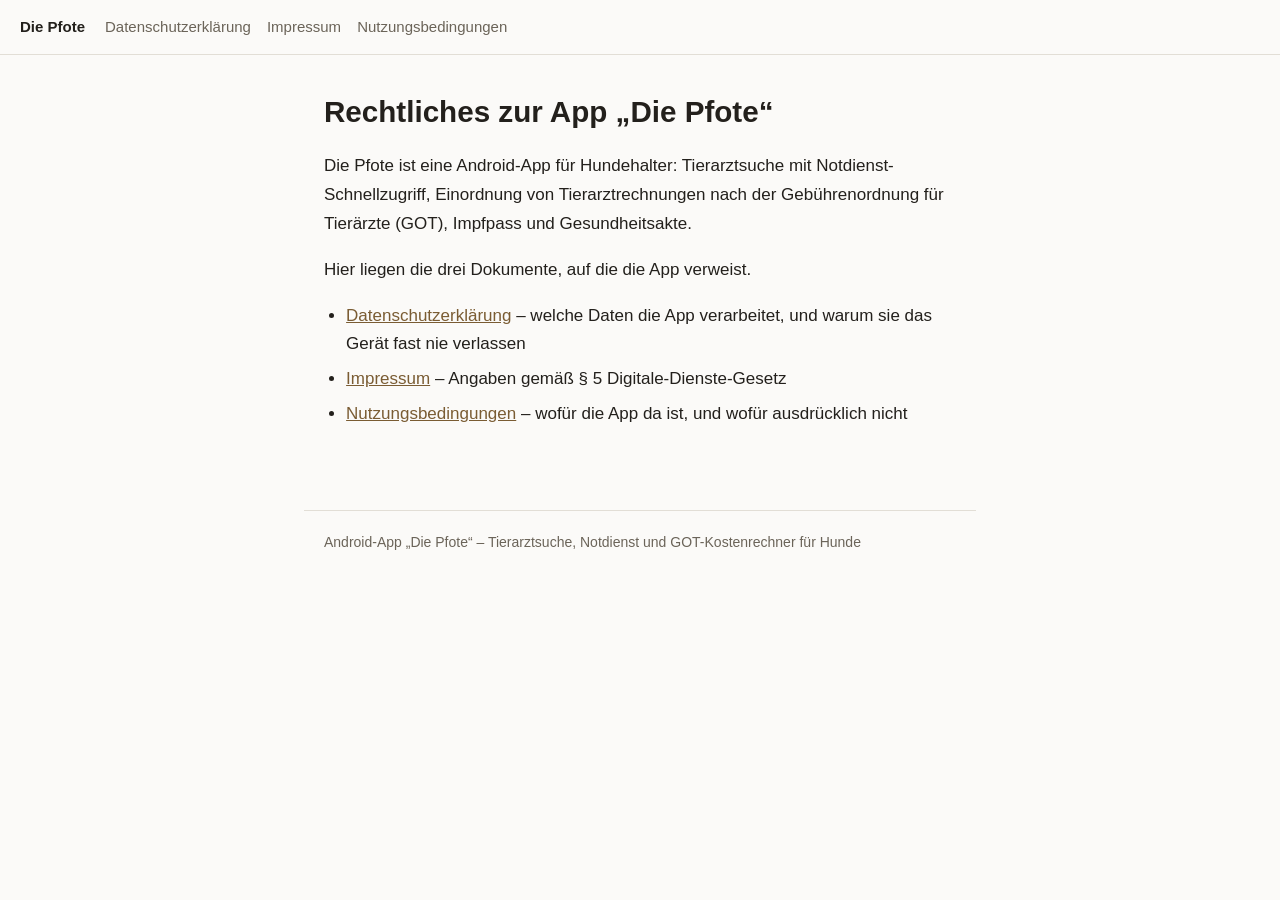
<file: index.html>
<!doctype html>
<html lang="de">
<head>
<meta charset="utf-8">
<meta name="viewport" content="width=device-width, initial-scale=1">
<title>Rechtliches &ndash; Die Pfote</title>
<link rel="stylesheet" href="style.css">
</head>
<body>
<nav><a href="index.html">Die Pfote</a><span><a href="datenschutz.html">Datenschutzerkl&auml;rung</a><a href="impressum.html">Impressum</a><a href="nutzungsbedingungen.html">Nutzungsbedingungen</a></span></nav>
<main>
<h1>Rechtliches zur App &bdquo;Die Pfote&ldquo;</h1>
<p>Die Pfote ist eine Android-App f&uuml;r Hundehalter: Tierarztsuche mit Notdienst-Schnellzugriff,
Einordnung von Tierarztrechnungen nach der Geb&uuml;hrenordnung f&uuml;r Tier&auml;rzte (GOT),
Impfpass und Gesundheitsakte.</p>
<p>Hier liegen die drei Dokumente, auf die die App verweist.</p>
<ul>
<li><a href="datenschutz.html">Datenschutzerkl&auml;rung</a> &ndash; welche Daten die App verarbeitet, und warum sie das Ger&auml;t fast nie verlassen</li>
<li><a href="impressum.html">Impressum</a> &ndash; Angaben gem&auml;&szlig; &sect; 5 Digitale-Dienste-Gesetz</li>
<li><a href="nutzungsbedingungen.html">Nutzungsbedingungen</a> &ndash; wof&uuml;r die App da ist, und wof&uuml;r ausdr&uuml;cklich nicht</li>
</ul>
</main>
<footer>Android-App &bdquo;Die Pfote&ldquo; &ndash; Tierarztsuche, Notdienst und GOT-Kostenrechner f&uuml;r Hunde</footer>
</body>
</html>
</file>
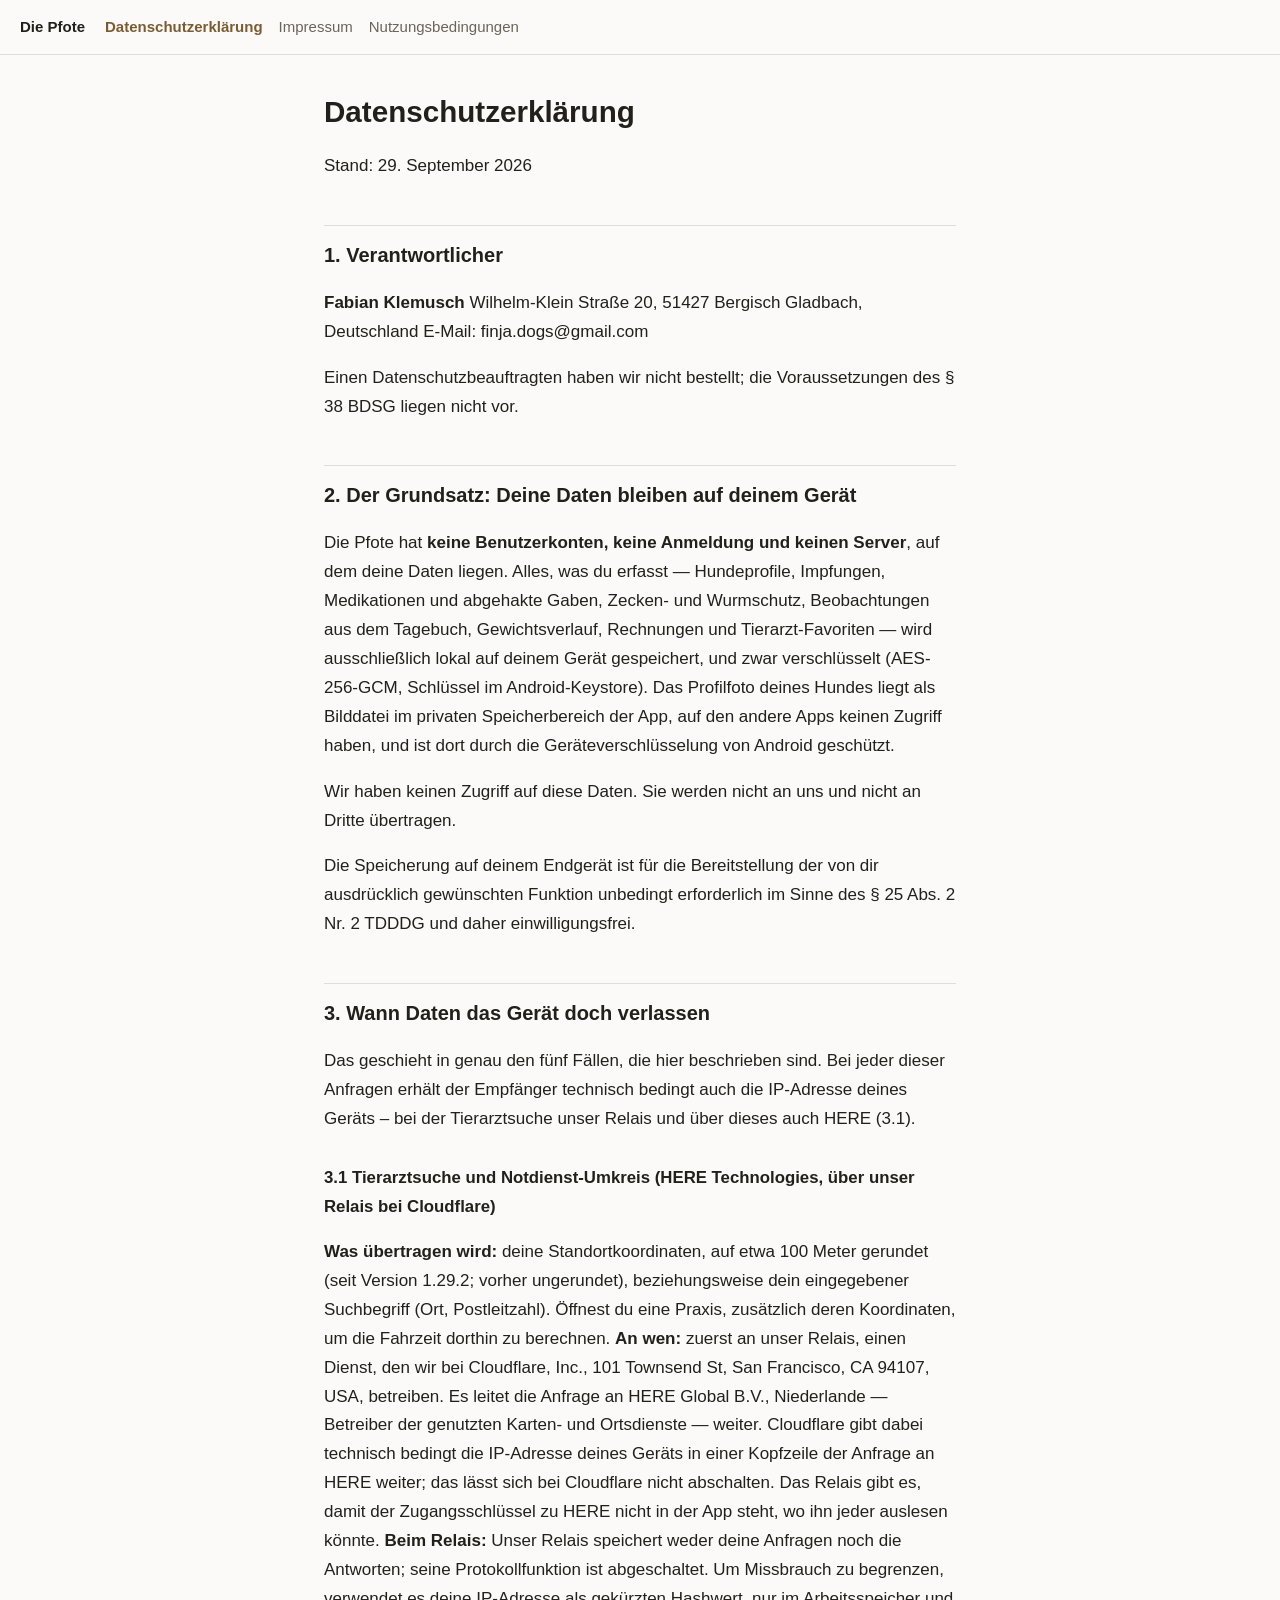
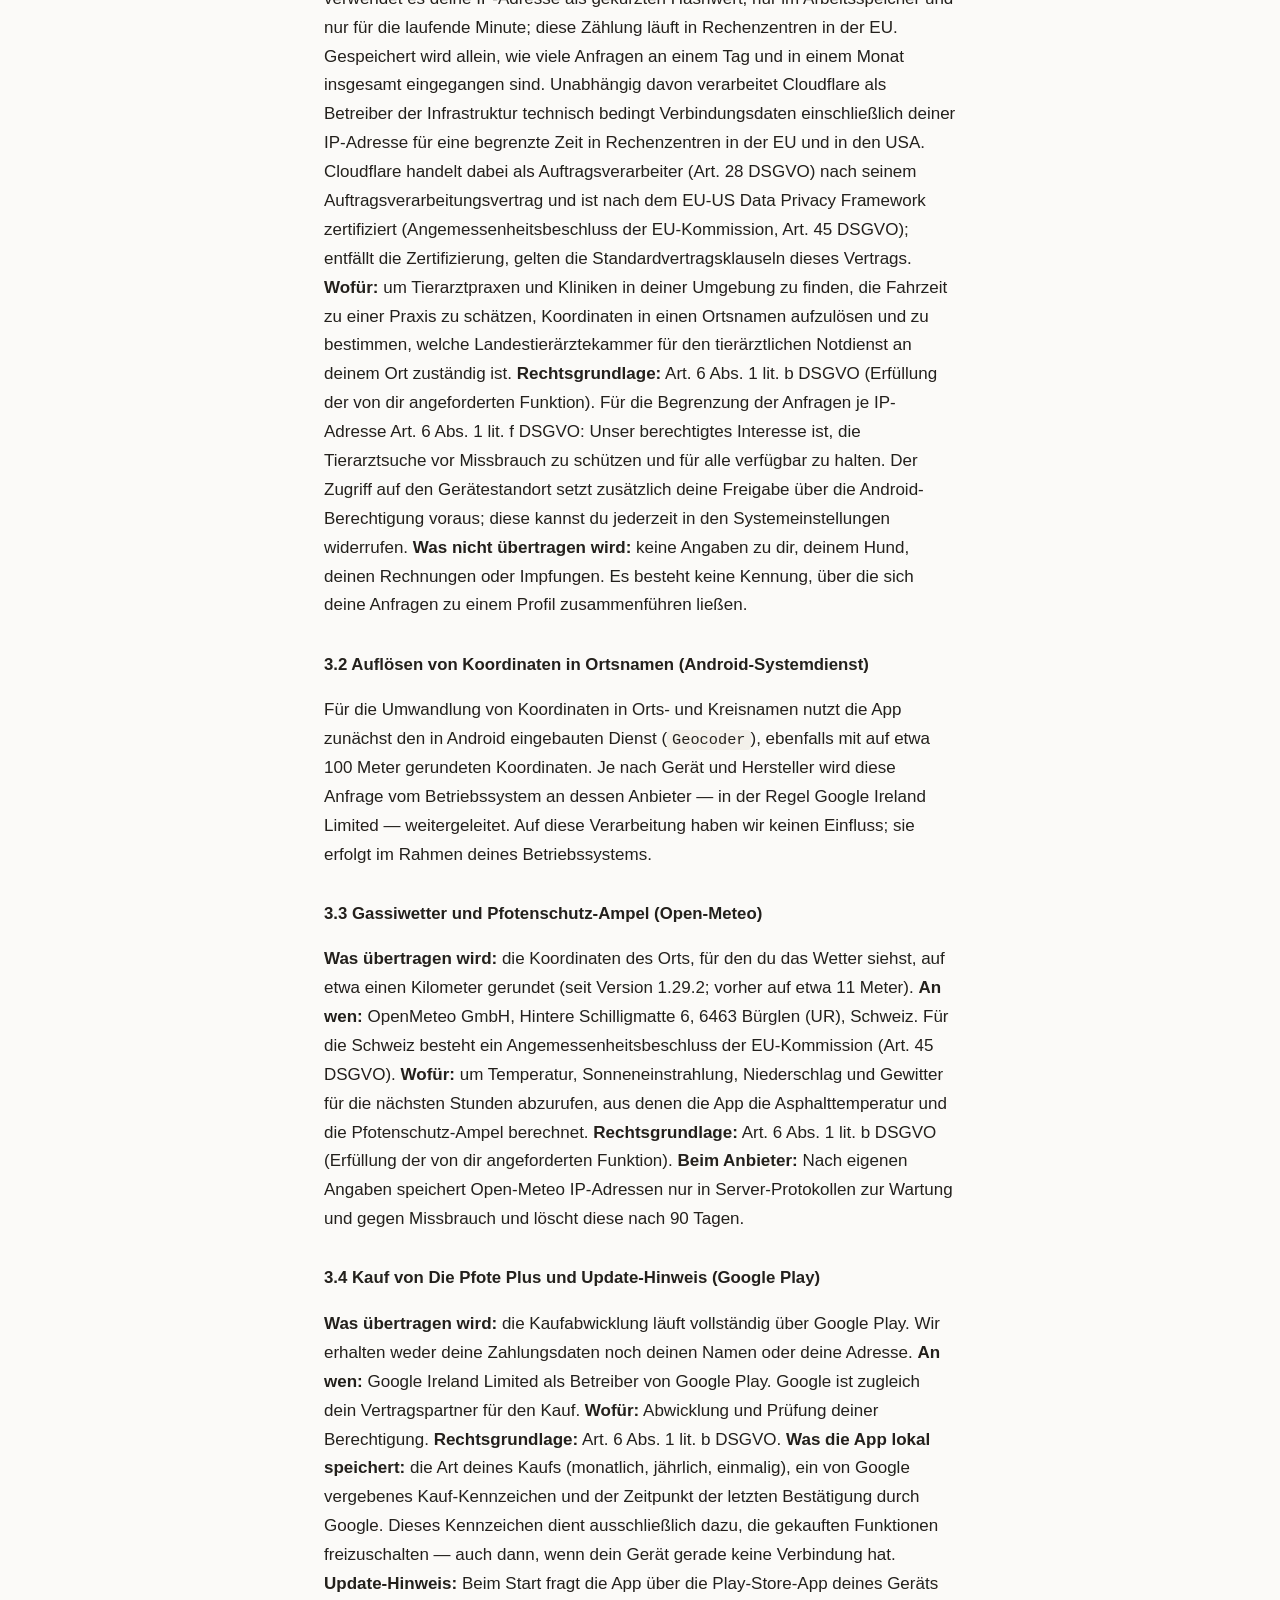
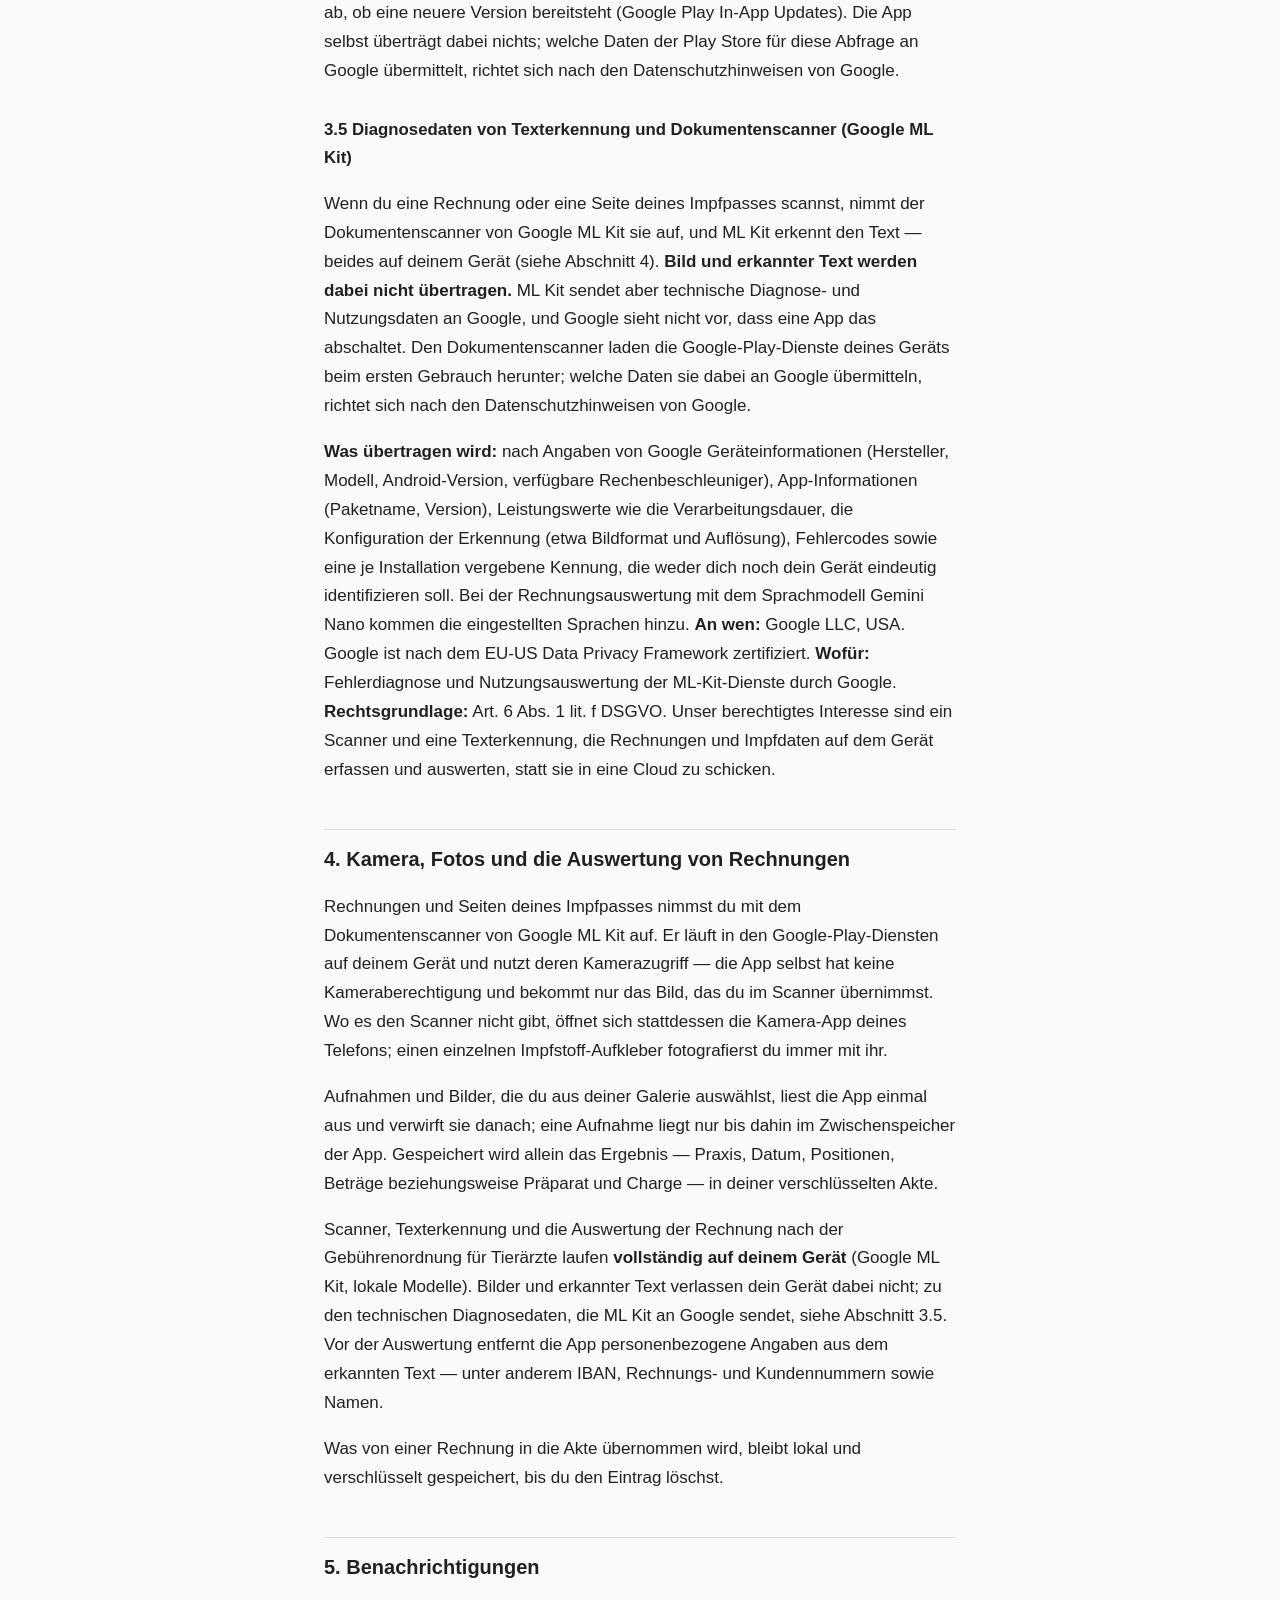
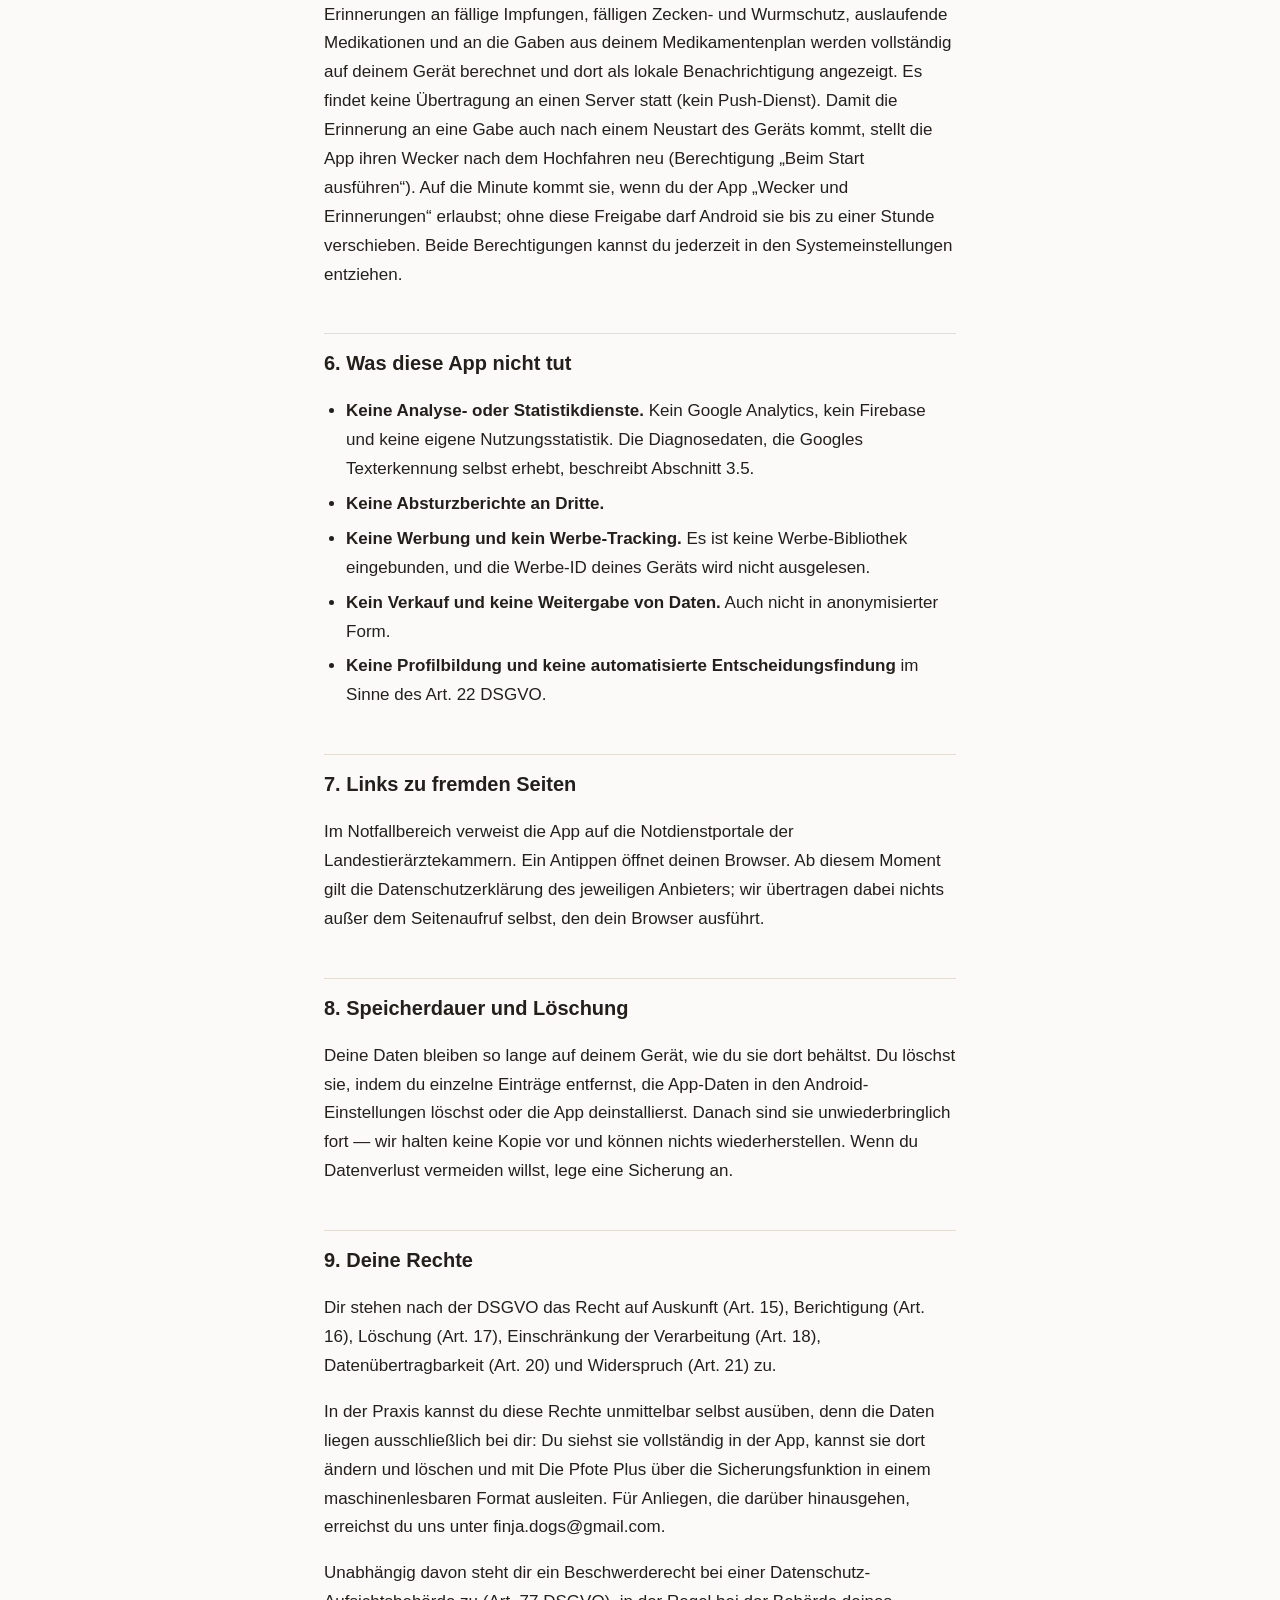
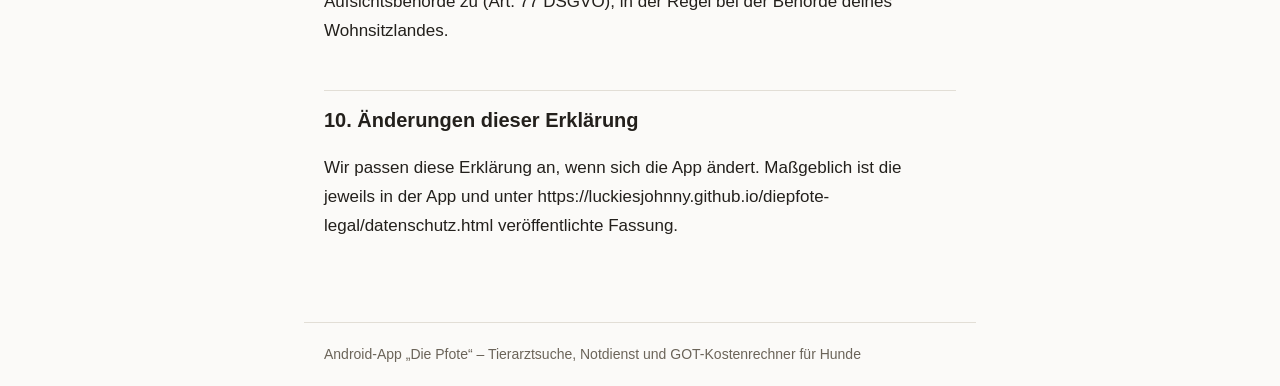
<file: datenschutz.html>
<!doctype html>
<html lang="de">
<head>
<meta charset="utf-8">
<meta name="viewport" content="width=device-width, initial-scale=1">
<title>Datenschutzerklärung – Die Pfote</title>
<link rel="stylesheet" href="style.css">
</head>
<body>
<nav><a href="index.html">Die Pfote</a><span><a href="datenschutz.html" class="hier">Datenschutzerklärung</a><a href="impressum.html">Impressum</a><a href="nutzungsbedingungen.html">Nutzungsbedingungen</a></span></nav>
<main>
<h1>Datenschutzerklärung</h1>
<p>Stand: 29. September 2026</p>
<h2>1. Verantwortlicher</h2>
<p><strong>Fabian Klemusch</strong> Wilhelm-Klein Straße 20, 51427 Bergisch Gladbach, Deutschland E-Mail: finja.dogs@gmail.com</p>
<p>Einen Datenschutzbeauftragten haben wir nicht bestellt; die Voraussetzungen des § 38 BDSG liegen nicht vor.</p>
<h2>2. Der Grundsatz: Deine Daten bleiben auf deinem Gerät</h2>
<p>Die Pfote hat <strong>keine Benutzerkonten, keine Anmeldung und keinen Server</strong>, auf dem deine Daten liegen. Alles, was du erfasst — Hundeprofile, Impfungen, Medikationen und abgehakte Gaben, Zecken- und Wurmschutz, Beobachtungen aus dem Tagebuch, Gewichtsverlauf, Rechnungen und Tierarzt-Favoriten — wird ausschließlich lokal auf deinem Gerät gespeichert, und zwar verschlüsselt (AES-256-GCM, Schlüssel im Android-Keystore). Das Profilfoto deines Hundes liegt als Bilddatei im privaten Speicherbereich der App, auf den andere Apps keinen Zugriff haben, und ist dort durch die Geräteverschlüsselung von Android geschützt.</p>
<p>Wir haben keinen Zugriff auf diese Daten. Sie werden nicht an uns und nicht an Dritte übertragen.</p>
<p>Die Speicherung auf deinem Endgerät ist für die Bereitstellung der von dir ausdrücklich gewünschten Funktion unbedingt erforderlich im Sinne des § 25 Abs. 2 Nr. 2 TDDDG und daher einwilligungsfrei.</p>
<h2>3. Wann Daten das Gerät doch verlassen</h2>
<p>Das geschieht in genau den fünf Fällen, die hier beschrieben sind. Bei jeder dieser Anfragen erhält der Empfänger technisch bedingt auch die IP-Adresse deines Geräts – bei der Tierarztsuche unser Relais und über dieses auch HERE (3.1).</p>
<h3>3.1 Tierarztsuche und Notdienst-Umkreis (HERE Technologies, über unser Relais bei Cloudflare)</h3>
<p><strong>Was übertragen wird:</strong> deine Standortkoordinaten, auf etwa 100 Meter gerundet (seit Version 1.29.2; vorher ungerundet), beziehungsweise dein eingegebener Suchbegriff (Ort, Postleitzahl). Öffnest du eine Praxis, zusätzlich deren Koordinaten, um die Fahrzeit dorthin zu berechnen. <strong>An wen:</strong> zuerst an unser Relais, einen Dienst, den wir bei Cloudflare, Inc., 101 Townsend St, San Francisco, CA 94107, USA, betreiben. Es leitet die Anfrage an HERE Global B.V., Niederlande — Betreiber der genutzten Karten- und Ortsdienste — weiter. Cloudflare gibt dabei technisch bedingt die IP-Adresse deines Geräts in einer Kopfzeile der Anfrage an HERE weiter; das lässt sich bei Cloudflare nicht abschalten. Das Relais gibt es, damit der Zugangsschlüssel zu HERE nicht in der App steht, wo ihn jeder auslesen könnte. <strong>Beim Relais:</strong> Unser Relais speichert weder deine Anfragen noch die Antworten; seine Protokollfunktion ist abgeschaltet. Um Missbrauch zu begrenzen, verwendet es deine IP-Adresse als gekürzten Hashwert, nur im Arbeitsspeicher und nur für die laufende Minute; diese Zählung läuft in Rechenzentren in der EU. Gespeichert wird allein, wie viele Anfragen an einem Tag und in einem Monat insgesamt eingegangen sind. Unabhängig davon verarbeitet Cloudflare als Betreiber der Infrastruktur technisch bedingt Verbindungsdaten einschließlich deiner IP-Adresse für eine begrenzte Zeit in Rechenzentren in der EU und in den USA. Cloudflare handelt dabei als Auftragsverarbeiter (Art. 28 DSGVO) nach seinem Auftragsverarbeitungsvertrag und ist nach dem EU-US Data Privacy Framework zertifiziert (Angemessenheitsbeschluss der EU-Kommission, Art. 45 DSGVO); entfällt die Zertifizierung, gelten die Standardvertragsklauseln dieses Vertrags. <strong>Wofür:</strong> um Tierarztpraxen und Kliniken in deiner Umgebung zu finden, die Fahrzeit zu einer Praxis zu schätzen, Koordinaten in einen Ortsnamen aufzulösen und zu bestimmen, welche Landestierärztekammer für den tierärztlichen Notdienst an deinem Ort zuständig ist. <strong>Rechtsgrundlage:</strong> Art. 6 Abs. 1 lit. b DSGVO (Erfüllung der von dir angeforderten Funktion). Für die Begrenzung der Anfragen je IP-Adresse Art. 6 Abs. 1 lit. f DSGVO: Unser berechtigtes Interesse ist, die Tierarztsuche vor Missbrauch zu schützen und für alle verfügbar zu halten. Der Zugriff auf den Gerätestandort setzt zusätzlich deine Freigabe über die Android-Berechtigung voraus; diese kannst du jederzeit in den Systemeinstellungen widerrufen. <strong>Was nicht übertragen wird:</strong> keine Angaben zu dir, deinem Hund, deinen Rechnungen oder Impfungen. Es besteht keine Kennung, über die sich deine Anfragen zu einem Profil zusammenführen ließen.</p>
<h3>3.2 Auflösen von Koordinaten in Ortsnamen (Android-Systemdienst)</h3>
<p>Für die Umwandlung von Koordinaten in Orts- und Kreisnamen nutzt die App zunächst den in Android eingebauten Dienst (<code>Geocoder</code>), ebenfalls mit auf etwa 100 Meter gerundeten Koordinaten. Je nach Gerät und Hersteller wird diese Anfrage vom Betriebssystem an dessen Anbieter — in der Regel Google Ireland Limited — weitergeleitet. Auf diese Verarbeitung haben wir keinen Einfluss; sie erfolgt im Rahmen deines Betriebssystems.</p>
<h3>3.3 Gassiwetter und Pfotenschutz-Ampel (Open-Meteo)</h3>
<p><strong>Was übertragen wird:</strong> die Koordinaten des Orts, für den du das Wetter siehst, auf etwa einen Kilometer gerundet (seit Version 1.29.2; vorher auf etwa 11 Meter). <strong>An wen:</strong> OpenMeteo GmbH, Hintere Schilligmatte 6, 6463 Bürglen (UR), Schweiz. Für die Schweiz besteht ein Angemessenheitsbeschluss der EU-Kommission (Art. 45 DSGVO). <strong>Wofür:</strong> um Temperatur, Sonneneinstrahlung, Niederschlag und Gewitter für die nächsten Stunden abzurufen, aus denen die App die Asphalttemperatur und die Pfotenschutz-Ampel berechnet. <strong>Rechtsgrundlage:</strong> Art. 6 Abs. 1 lit. b DSGVO (Erfüllung der von dir angeforderten Funktion). <strong>Beim Anbieter:</strong> Nach eigenen Angaben speichert Open-Meteo IP-Adressen nur in Server-Protokollen zur Wartung und gegen Missbrauch und löscht diese nach 90 Tagen.</p>
<h3>3.4 Kauf von Die Pfote Plus und Update-Hinweis (Google Play)</h3>
<p><strong>Was übertragen wird:</strong> die Kaufabwicklung läuft vollständig über Google Play. Wir erhalten weder deine Zahlungsdaten noch deinen Namen oder deine Adresse. <strong>An wen:</strong> Google Ireland Limited als Betreiber von Google Play. Google ist zugleich dein Vertragspartner für den Kauf. <strong>Wofür:</strong> Abwicklung und Prüfung deiner Berechtigung. <strong>Rechtsgrundlage:</strong> Art. 6 Abs. 1 lit. b DSGVO. <strong>Was die App lokal speichert:</strong> die Art deines Kaufs (monatlich, jährlich, einmalig), ein von Google vergebenes Kauf-Kennzeichen und der Zeitpunkt der letzten Bestätigung durch Google. Dieses Kennzeichen dient ausschließlich dazu, die gekauften Funktionen freizuschalten — auch dann, wenn dein Gerät gerade keine Verbindung hat. <strong>Update-Hinweis:</strong> Beim Start fragt die App über die Play-Store-App deines Geräts ab, ob eine neuere Version bereitsteht (Google Play In-App Updates). Die App selbst überträgt dabei nichts; welche Daten der Play Store für diese Abfrage an Google übermittelt, richtet sich nach den Datenschutzhinweisen von Google.</p>
<h3>3.5 Diagnosedaten von Texterkennung und Dokumentenscanner (Google ML Kit)</h3>
<p>Wenn du eine Rechnung oder eine Seite deines Impfpasses scannst, nimmt der Dokumentenscanner von Google ML Kit sie auf, und ML Kit erkennt den Text — beides auf deinem Gerät (siehe Abschnitt 4). <strong>Bild und erkannter Text werden dabei nicht übertragen.</strong> ML Kit sendet aber technische Diagnose- und Nutzungsdaten an Google, und Google sieht nicht vor, dass eine App das abschaltet. Den Dokumentenscanner laden die Google-Play-Dienste deines Geräts beim ersten Gebrauch herunter; welche Daten sie dabei an Google übermitteln, richtet sich nach den Datenschutzhinweisen von Google.</p>
<p><strong>Was übertragen wird:</strong> nach Angaben von Google Geräteinformationen (Hersteller, Modell, Android-Version, verfügbare Rechenbeschleuniger), App-Informationen (Paketname, Version), Leistungswerte wie die Verarbeitungsdauer, die Konfiguration der Erkennung (etwa Bildformat und Auflösung), Fehlercodes sowie eine je Installation vergebene Kennung, die weder dich noch dein Gerät eindeutig identifizieren soll. Bei der Rechnungsauswertung mit dem Sprachmodell Gemini Nano kommen die eingestellten Sprachen hinzu. <strong>An wen:</strong> Google LLC, USA. Google ist nach dem EU-US Data Privacy Framework zertifiziert. <strong>Wofür:</strong> Fehlerdiagnose und Nutzungsauswertung der ML-Kit-Dienste durch Google. <strong>Rechtsgrundlage:</strong> Art. 6 Abs. 1 lit. f DSGVO. Unser berechtigtes Interesse sind ein Scanner und eine Texterkennung, die Rechnungen und Impfdaten auf dem Gerät erfassen und auswerten, statt sie in eine Cloud zu schicken.</p>
<h2>4. Kamera, Fotos und die Auswertung von Rechnungen</h2>
<p>Rechnungen und Seiten deines Impfpasses nimmst du mit dem Dokumentenscanner von Google ML Kit auf. Er läuft in den Google-Play-Diensten auf deinem Gerät und nutzt deren Kamerazugriff — die App selbst hat keine Kameraberechtigung und bekommt nur das Bild, das du im Scanner übernimmst. Wo es den Scanner nicht gibt, öffnet sich stattdessen die Kamera-App deines Telefons; einen einzelnen Impfstoff-Aufkleber fotografierst du immer mit ihr.</p>
<p>Aufnahmen und Bilder, die du aus deiner Galerie auswählst, liest die App einmal aus und verwirft sie danach; eine Aufnahme liegt nur bis dahin im Zwischenspeicher der App. Gespeichert wird allein das Ergebnis — Praxis, Datum, Positionen, Beträge beziehungsweise Präparat und Charge — in deiner verschlüsselten Akte.</p>
<p>Scanner, Texterkennung und die Auswertung der Rechnung nach der Gebührenordnung für Tierärzte laufen <strong>vollständig auf deinem Gerät</strong> (Google ML Kit, lokale Modelle). Bilder und erkannter Text verlassen dein Gerät dabei nicht; zu den technischen Diagnosedaten, die ML Kit an Google sendet, siehe Abschnitt 3.5. Vor der Auswertung entfernt die App personenbezogene Angaben aus dem erkannten Text — unter anderem IBAN, Rechnungs- und Kundennummern sowie Namen.</p>
<p>Was von einer Rechnung in die Akte übernommen wird, bleibt lokal und verschlüsselt gespeichert, bis du den Eintrag löschst.</p>
<h2>5. Benachrichtigungen</h2>
<p>Erinnerungen an fällige Impfungen, fälligen Zecken- und Wurmschutz, auslaufende Medikationen und an die Gaben aus deinem Medikamentenplan werden vollständig auf deinem Gerät berechnet und dort als lokale Benachrichtigung angezeigt. Es findet keine Übertragung an einen Server statt (kein Push-Dienst). Damit die Erinnerung an eine Gabe auch nach einem Neustart des Geräts kommt, stellt die App ihren Wecker nach dem Hochfahren neu (Berechtigung „Beim Start ausführen“). Auf die Minute kommt sie, wenn du der App „Wecker und Erinnerungen“ erlaubst; ohne diese Freigabe darf Android sie bis zu einer Stunde verschieben. Beide Berechtigungen kannst du jederzeit in den Systemeinstellungen entziehen.</p>
<h2>6. Was diese App nicht tut</h2>
<ul>
<li><strong>Keine Analyse- oder Statistikdienste.</strong> Kein Google Analytics, kein Firebase und keine eigene Nutzungsstatistik. Die Diagnosedaten, die Googles Texterkennung selbst erhebt, beschreibt Abschnitt 3.5.</li>
<li><strong>Keine Absturzberichte an Dritte.</strong></li>
<li><strong>Keine Werbung und kein Werbe-Tracking.</strong> Es ist keine Werbe-Bibliothek eingebunden, und die Werbe-ID deines Geräts wird nicht ausgelesen.</li>
<li><strong>Kein Verkauf und keine Weitergabe von Daten.</strong> Auch nicht in anonymisierter Form.</li>
<li><strong>Keine Profilbildung und keine automatisierte Entscheidungsfindung</strong> im Sinne des Art. 22 DSGVO.</li>
</ul>
<h2>7. Links zu fremden Seiten</h2>
<p>Im Notfallbereich verweist die App auf die Notdienstportale der Landestierärztekammern. Ein Antippen öffnet deinen Browser. Ab diesem Moment gilt die Datenschutzerklärung des jeweiligen Anbieters; wir übertragen dabei nichts außer dem Seitenaufruf selbst, den dein Browser ausführt.</p>
<h2>8. Speicherdauer und Löschung</h2>
<p>Deine Daten bleiben so lange auf deinem Gerät, wie du sie dort behältst. Du löschst sie, indem du einzelne Einträge entfernst, die App-Daten in den Android-Einstellungen löschst oder die App deinstallierst. Danach sind sie unwiederbringlich fort — wir halten keine Kopie vor und können nichts wiederherstellen. Wenn du Datenverlust vermeiden willst, lege eine Sicherung an.</p>
<h2>9. Deine Rechte</h2>
<p>Dir stehen nach der DSGVO das Recht auf Auskunft (Art. 15), Berichtigung (Art. 16), Löschung (Art. 17), Einschränkung der Verarbeitung (Art. 18), Datenübertragbarkeit (Art. 20) und Widerspruch (Art. 21) zu.</p>
<p>In der Praxis kannst du diese Rechte unmittelbar selbst ausüben, denn die Daten liegen ausschließlich bei dir: Du siehst sie vollständig in der App, kannst sie dort ändern und löschen und mit Die Pfote Plus über die Sicherungsfunktion in einem maschinenlesbaren Format ausleiten. Für Anliegen, die darüber hinausgehen, erreichst du uns unter finja.dogs@gmail.com.</p>
<p>Unabhängig davon steht dir ein Beschwerderecht bei einer Datenschutz-Aufsichtsbehörde zu (Art. 77 DSGVO), in der Regel bei der Behörde deines Wohnsitzlandes.</p>
<h2>10. Änderungen dieser Erklärung</h2>
<p>Wir passen diese Erklärung an, wenn sich die App ändert. Maßgeblich ist die jeweils in der App und unter https://luckiesjohnny.github.io/diepfote-legal/datenschutz.html veröffentlichte Fassung.</p>
</main>
<footer>Android-App &bdquo;Die Pfote&ldquo; – Tierarztsuche, Notdienst und GOT-Kostenrechner für Hunde</footer>
</body>
</html>
</file>
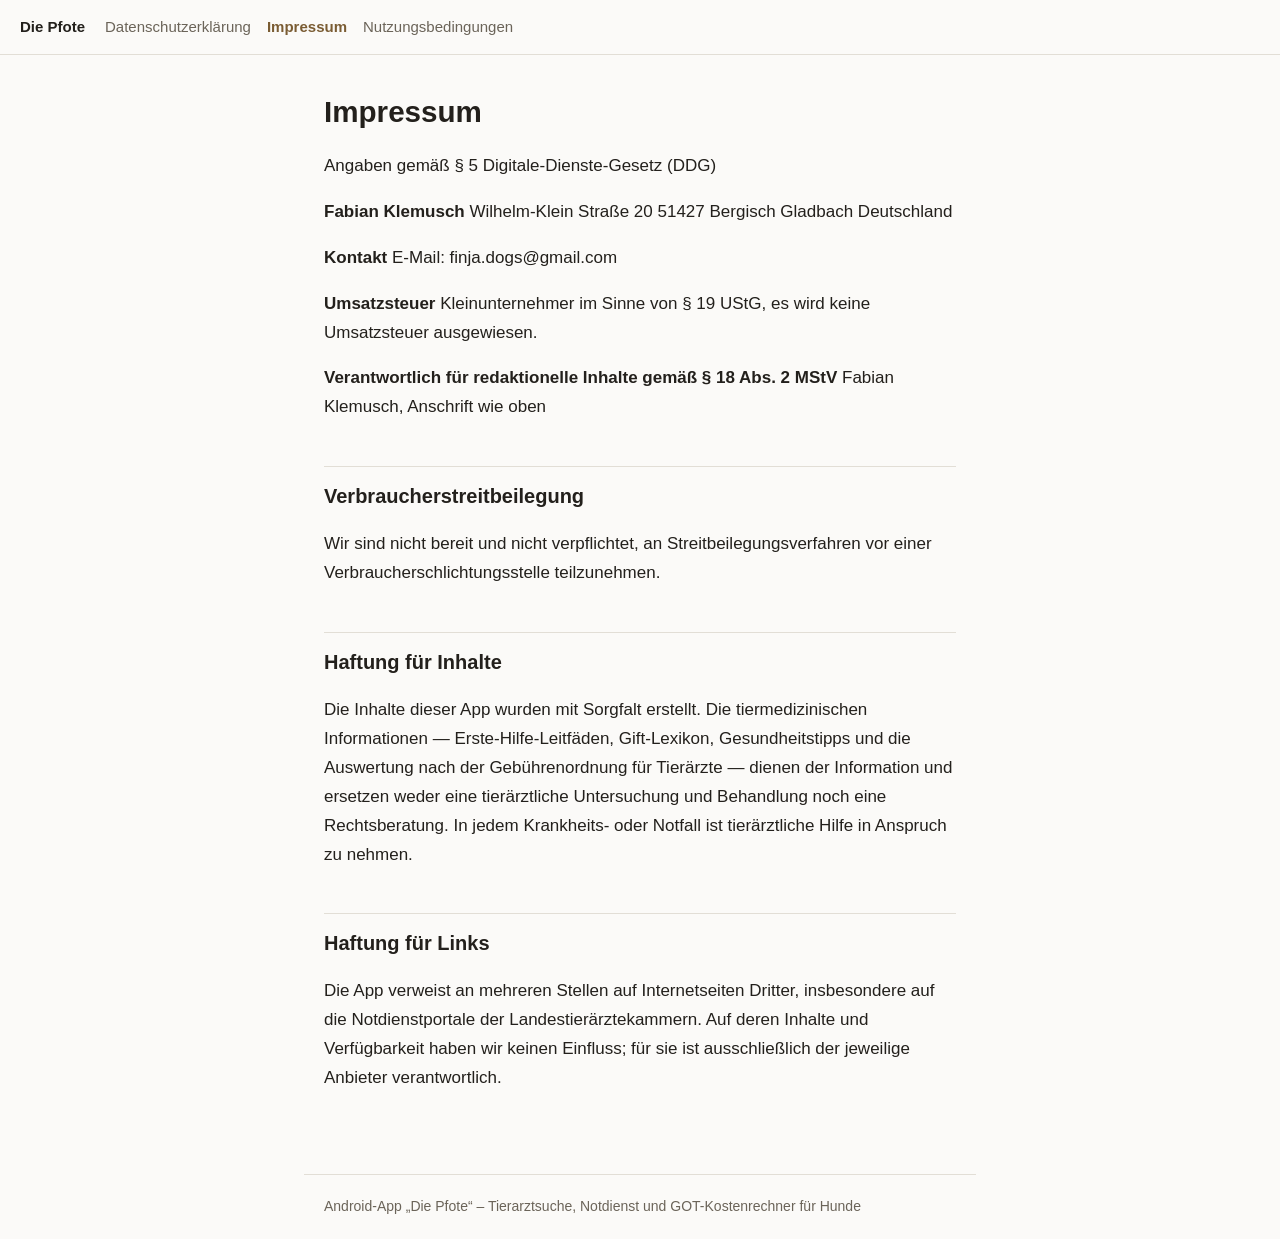
<file: impressum.html>
<!doctype html>
<html lang="de">
<head>
<meta charset="utf-8">
<meta name="viewport" content="width=device-width, initial-scale=1">
<title>Impressum – Die Pfote</title>
<link rel="stylesheet" href="style.css">
</head>
<body>
<nav><a href="index.html">Die Pfote</a><span><a href="datenschutz.html">Datenschutzerklärung</a><a href="impressum.html" class="hier">Impressum</a><a href="nutzungsbedingungen.html">Nutzungsbedingungen</a></span></nav>
<main>
<h1>Impressum</h1>
<p>Angaben gemäß § 5 Digitale-Dienste-Gesetz (DDG)</p>
<p><strong>Fabian Klemusch</strong> Wilhelm-Klein Straße 20 51427 Bergisch Gladbach Deutschland</p>
<p><strong>Kontakt</strong> E-Mail: finja.dogs@gmail.com</p>
<p><strong>Umsatzsteuer</strong> Kleinunternehmer im Sinne von § 19 UStG, es wird keine Umsatzsteuer ausgewiesen.</p>
<p><strong>Verantwortlich für redaktionelle Inhalte gemäß § 18 Abs. 2 MStV</strong> Fabian Klemusch, Anschrift wie oben</p>
<h2>Verbraucherstreitbeilegung</h2>
<p>Wir sind nicht bereit und nicht verpflichtet, an Streitbeilegungsverfahren vor einer Verbraucherschlichtungsstelle teilzunehmen.</p>
<h2>Haftung für Inhalte</h2>
<p>Die Inhalte dieser App wurden mit Sorgfalt erstellt. Die tiermedizinischen Informationen — Erste-Hilfe-Leitfäden, Gift-Lexikon, Gesundheitstipps und die Auswertung nach der Gebührenordnung für Tierärzte — dienen der Information und ersetzen weder eine tierärztliche Untersuchung und Behandlung noch eine Rechtsberatung. In jedem Krankheits- oder Notfall ist tierärztliche Hilfe in Anspruch zu nehmen.</p>
<h2>Haftung für Links</h2>
<p>Die App verweist an mehreren Stellen auf Internetseiten Dritter, insbesondere auf die Notdienstportale der Landestierärztekammern. Auf deren Inhalte und Verfügbarkeit haben wir keinen Einfluss; für sie ist ausschließlich der jeweilige Anbieter verantwortlich.</p>
</main>
<footer>Android-App &bdquo;Die Pfote&ldquo; – Tierarztsuche, Notdienst und GOT-Kostenrechner für Hunde</footer>
</body>
</html>
</file>
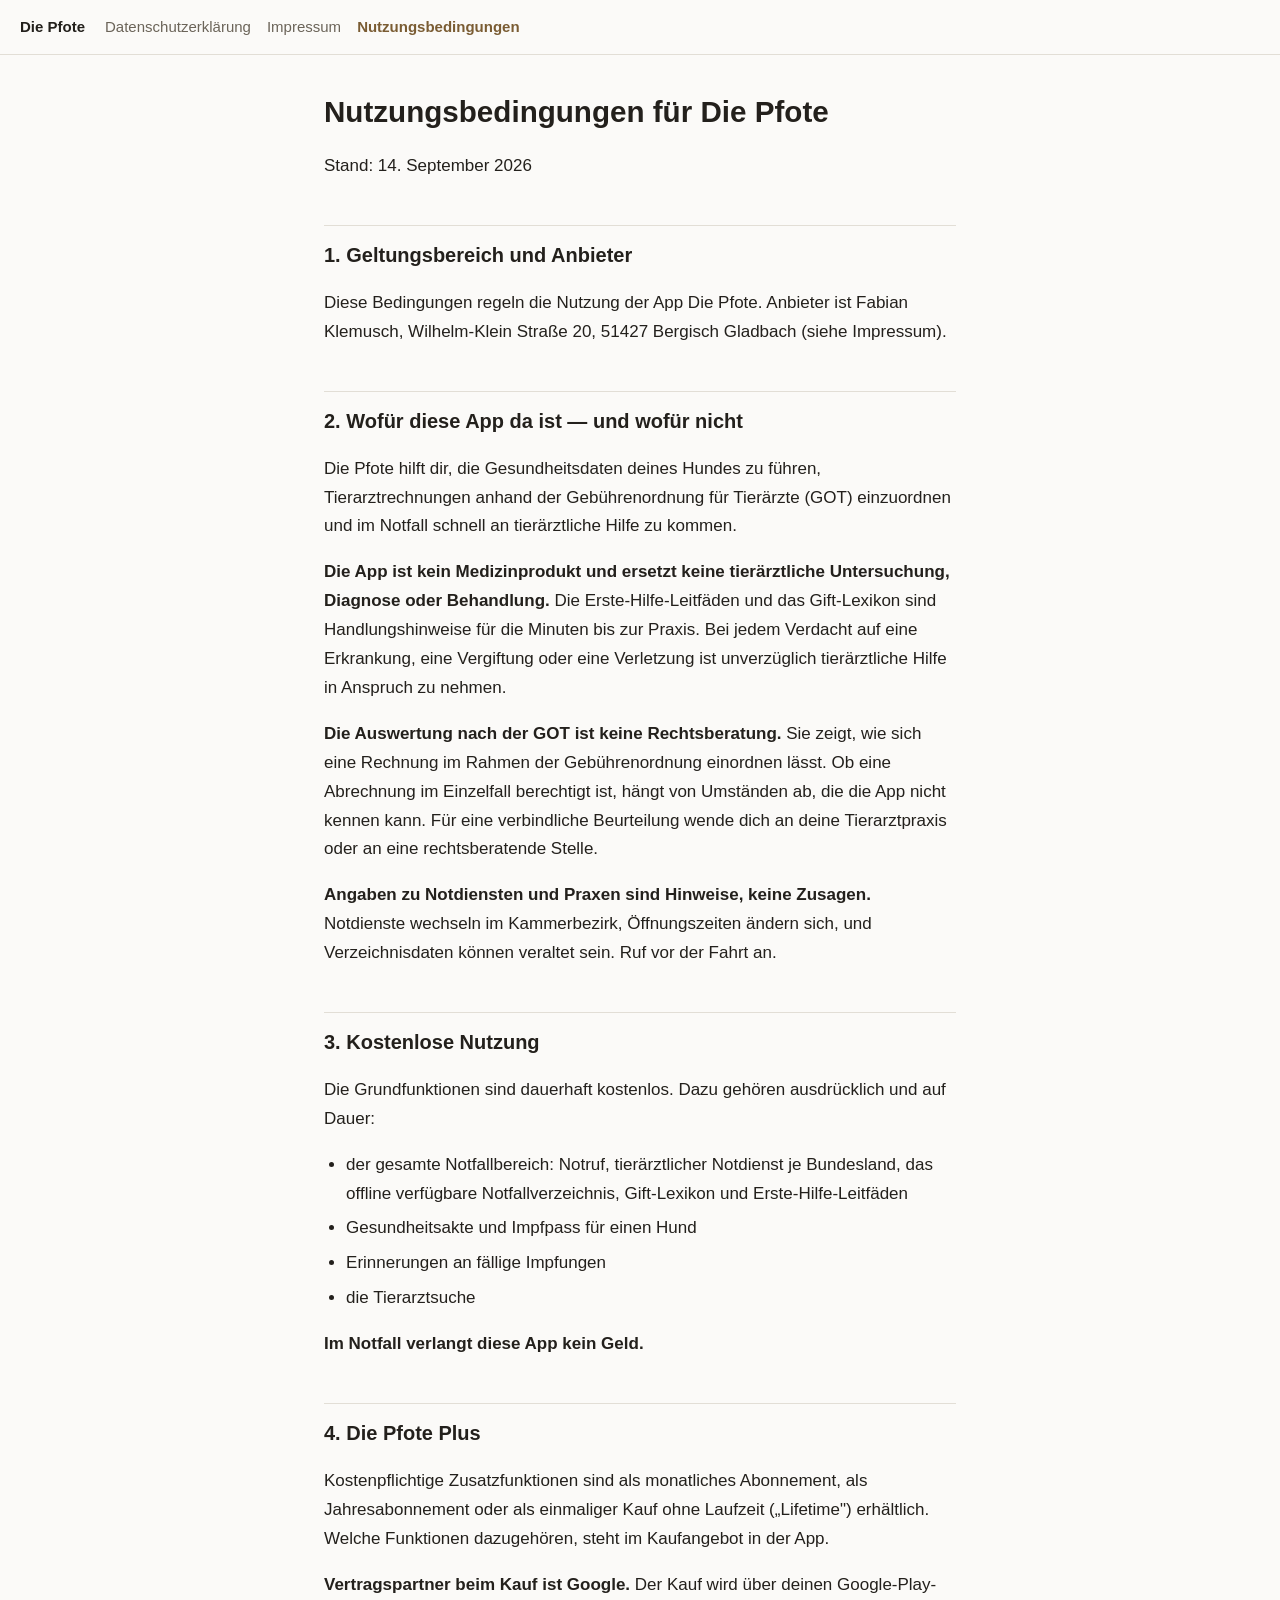
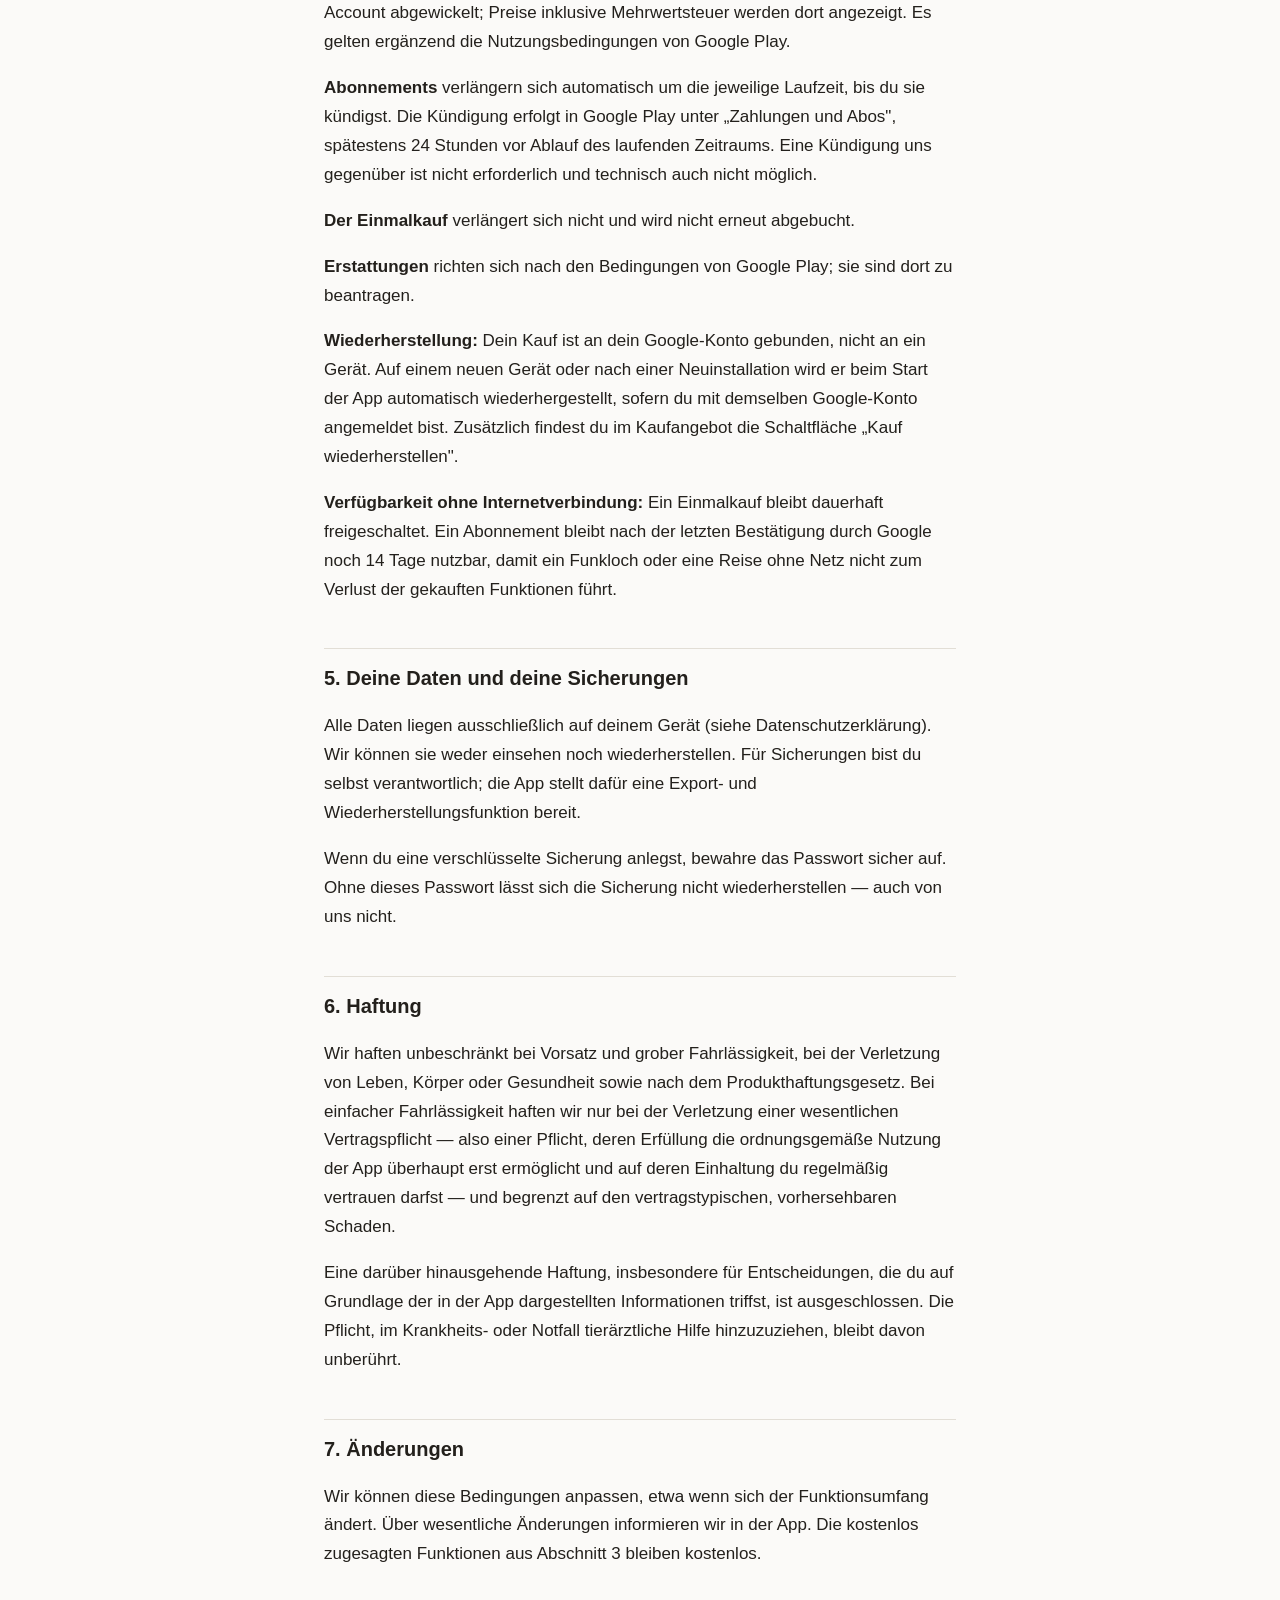
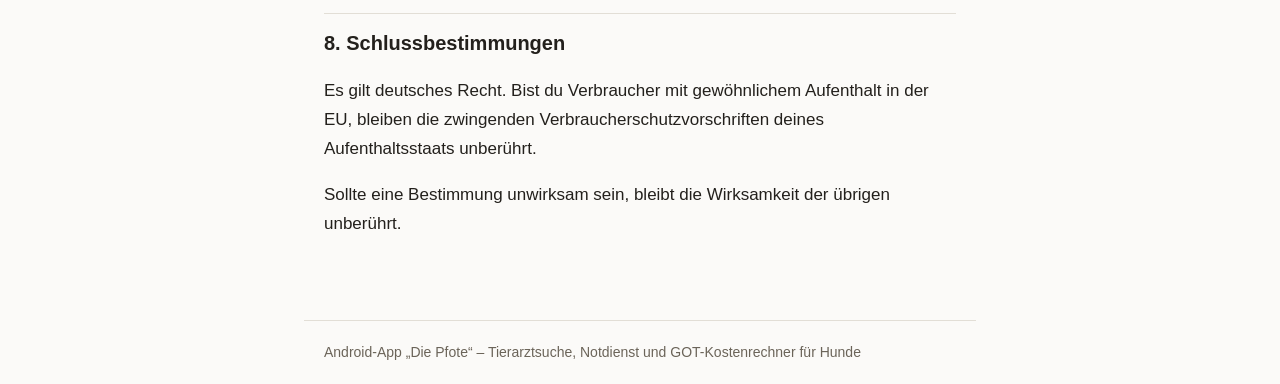
<file: nutzungsbedingungen.html>
<!doctype html>
<html lang="de">
<head>
<meta charset="utf-8">
<meta name="viewport" content="width=device-width, initial-scale=1">
<title>Nutzungsbedingungen – Die Pfote</title>
<link rel="stylesheet" href="style.css">
</head>
<body>
<nav><a href="index.html">Die Pfote</a><span><a href="datenschutz.html">Datenschutzerklärung</a><a href="impressum.html">Impressum</a><a href="nutzungsbedingungen.html" class="hier">Nutzungsbedingungen</a></span></nav>
<main>
<h1>Nutzungsbedingungen für Die Pfote</h1>
<p>Stand: 14. September 2026</p>
<h2>1. Geltungsbereich und Anbieter</h2>
<p>Diese Bedingungen regeln die Nutzung der App Die Pfote. Anbieter ist Fabian Klemusch, Wilhelm-Klein Straße 20, 51427 Bergisch Gladbach (siehe Impressum).</p>
<h2>2. Wofür diese App da ist — und wofür nicht</h2>
<p>Die Pfote hilft dir, die Gesundheitsdaten deines Hundes zu führen, Tierarztrechnungen anhand der Gebührenordnung für Tierärzte (GOT) einzuordnen und im Notfall schnell an tierärztliche Hilfe zu kommen.</p>
<p><strong>Die App ist kein Medizinprodukt und ersetzt keine tierärztliche Untersuchung, Diagnose oder Behandlung.</strong> Die Erste-Hilfe-Leitfäden und das Gift-Lexikon sind Handlungshinweise für die Minuten bis zur Praxis. Bei jedem Verdacht auf eine Erkrankung, eine Vergiftung oder eine Verletzung ist unverzüglich tierärztliche Hilfe in Anspruch zu nehmen.</p>
<p><strong>Die Auswertung nach der GOT ist keine Rechtsberatung.</strong> Sie zeigt, wie sich eine Rechnung im Rahmen der Gebührenordnung einordnen lässt. Ob eine Abrechnung im Einzelfall berechtigt ist, hängt von Umständen ab, die die App nicht kennen kann. Für eine verbindliche Beurteilung wende dich an deine Tierarztpraxis oder an eine rechtsberatende Stelle.</p>
<p><strong>Angaben zu Notdiensten und Praxen sind Hinweise, keine Zusagen.</strong> Notdienste wechseln im Kammerbezirk, Öffnungszeiten ändern sich, und Verzeichnisdaten können veraltet sein. Ruf vor der Fahrt an.</p>
<h2>3. Kostenlose Nutzung</h2>
<p>Die Grundfunktionen sind dauerhaft kostenlos. Dazu gehören ausdrücklich und auf Dauer:</p>
<ul>
<li>der gesamte Notfallbereich: Notruf, tierärztlicher Notdienst je Bundesland, das offline verfügbare Notfallverzeichnis, Gift-Lexikon und Erste-Hilfe-Leitfäden</li>
<li>Gesundheitsakte und Impfpass für einen Hund</li>
<li>Erinnerungen an fällige Impfungen</li>
<li>die Tierarztsuche</li>
</ul>
<p><strong>Im Notfall verlangt diese App kein Geld.</strong></p>
<h2>4. Die Pfote Plus</h2>
<p>Kostenpflichtige Zusatzfunktionen sind als monatliches Abonnement, als Jahresabonnement oder als einmaliger Kauf ohne Laufzeit („Lifetime") erhältlich. Welche Funktionen dazugehören, steht im Kaufangebot in der App.</p>
<p><strong>Vertragspartner beim Kauf ist Google.</strong> Der Kauf wird über deinen Google-Play-Account abgewickelt; Preise inklusive Mehrwertsteuer werden dort angezeigt. Es gelten ergänzend die Nutzungsbedingungen von Google Play.</p>
<p><strong>Abonnements</strong> verlängern sich automatisch um die jeweilige Laufzeit, bis du sie kündigst. Die Kündigung erfolgt in Google Play unter „Zahlungen und Abos", spätestens 24 Stunden vor Ablauf des laufenden Zeitraums. Eine Kündigung uns gegenüber ist nicht erforderlich und technisch auch nicht möglich.</p>
<p><strong>Der Einmalkauf</strong> verlängert sich nicht und wird nicht erneut abgebucht.</p>
<p><strong>Erstattungen</strong> richten sich nach den Bedingungen von Google Play; sie sind dort zu beantragen.</p>
<p><strong>Wiederherstellung:</strong> Dein Kauf ist an dein Google-Konto gebunden, nicht an ein Gerät. Auf einem neuen Gerät oder nach einer Neuinstallation wird er beim Start der App automatisch wiederhergestellt, sofern du mit demselben Google-Konto angemeldet bist. Zusätzlich findest du im Kaufangebot die Schaltfläche „Kauf wiederherstellen".</p>
<p><strong>Verfügbarkeit ohne Internetverbindung:</strong> Ein Einmalkauf bleibt dauerhaft freigeschaltet. Ein Abonnement bleibt nach der letzten Bestätigung durch Google noch 14 Tage nutzbar, damit ein Funkloch oder eine Reise ohne Netz nicht zum Verlust der gekauften Funktionen führt.</p>
<h2>5. Deine Daten und deine Sicherungen</h2>
<p>Alle Daten liegen ausschließlich auf deinem Gerät (siehe Datenschutzerklärung). Wir können sie weder einsehen noch wiederherstellen. Für Sicherungen bist du selbst verantwortlich; die App stellt dafür eine Export- und Wiederherstellungsfunktion bereit.</p>
<p>Wenn du eine verschlüsselte Sicherung anlegst, bewahre das Passwort sicher auf. Ohne dieses Passwort lässt sich die Sicherung nicht wiederherstellen — auch von uns nicht.</p>
<h2>6. Haftung</h2>
<p>Wir haften unbeschränkt bei Vorsatz und grober Fahrlässigkeit, bei der Verletzung von Leben, Körper oder Gesundheit sowie nach dem Produkthaftungsgesetz. Bei einfacher Fahrlässigkeit haften wir nur bei der Verletzung einer wesentlichen Vertragspflicht — also einer Pflicht, deren Erfüllung die ordnungsgemäße Nutzung der App überhaupt erst ermöglicht und auf deren Einhaltung du regelmäßig vertrauen darfst — und begrenzt auf den vertragstypischen, vorhersehbaren Schaden.</p>
<p>Eine darüber hinausgehende Haftung, insbesondere für Entscheidungen, die du auf Grundlage der in der App dargestellten Informationen triffst, ist ausgeschlossen. Die Pflicht, im Krankheits- oder Notfall tierärztliche Hilfe hinzuzuziehen, bleibt davon unberührt.</p>
<h2>7. Änderungen</h2>
<p>Wir können diese Bedingungen anpassen, etwa wenn sich der Funktionsumfang ändert. Über wesentliche Änderungen informieren wir in der App. Die kostenlos zugesagten Funktionen aus Abschnitt 3 bleiben kostenlos.</p>
<h2>8. Schlussbestimmungen</h2>
<p>Es gilt deutsches Recht. Bist du Verbraucher mit gewöhnlichem Aufenthalt in der EU, bleiben die zwingenden Verbraucherschutzvorschriften deines Aufenthaltsstaats unberührt.</p>
<p>Sollte eine Bestimmung unwirksam sein, bleibt die Wirksamkeit der übrigen unberührt.</p>
</main>
<footer>Android-App &bdquo;Die Pfote&ldquo; – Tierarztsuche, Notdienst und GOT-Kostenrechner für Hunde</footer>
</body>
</html>
</file>
<file: style.css>
/* Rechtstexte sollen lesbar sein, sonst nichts. Eine Spalte, grosse Zeilenhoehe,
   ausreichend Kontrast, und eine dunkle Fassung fuer wer sein System so gestellt hat. */
:root {
  --grund: #fbfaf8;
  --text: #23201c;
  --leise: #6b6459;
  --linie: #e2ded6;
  --akzent: #7a5c33;
  --kasten: #f3f0ea;
}
@media (prefers-color-scheme: dark) {
  :root {
    --grund: #1a1816;
    --text: #e8e3db;
    --leise: #a29a8d;
    --linie: #332f2a;
    --akzent: #d0a870;
    --kasten: #232019;
  }
}
* { box-sizing: border-box; }
body {
  margin: 0;
  background: var(--grund);
  color: var(--text);
  font: 17px/1.7 -apple-system, BlinkMacSystemFont, "Segoe UI", Roboto, Helvetica, Arial, sans-serif;
  -webkit-text-size-adjust: 100%;
}
nav {
  border-bottom: 1px solid var(--linie);
  padding: 14px 20px;
  display: flex;
  flex-wrap: wrap;
  gap: 8px 20px;
  align-items: baseline;
}
nav > a:first-child { font-weight: 700; color: var(--text); }
nav span { display: flex; flex-wrap: wrap; gap: 8px 16px; }
nav a { color: var(--leise); text-decoration: none; font-size: 15px; }
nav a:hover { color: var(--akzent); text-decoration: underline; }
nav a.hier { color: var(--akzent); font-weight: 600; }
main { max-width: 42rem; margin: 0 auto; padding: 28px 20px 64px; }
h1 { font-size: 1.85rem; line-height: 1.25; margin: 0.4em 0 0.7em; }
h2 { font-size: 1.25rem; margin: 2.2em 0 0.6em; padding-top: 0.6em; border-top: 1px solid var(--linie); }
h3 { font-size: 1.05rem; margin: 1.8em 0 0.4em; }
p, li { overflow-wrap: break-word; }
ul { padding-left: 1.3em; }
li { margin: 0.35em 0; }
strong { font-weight: 650; }
code {
  background: var(--kasten);
  padding: 1px 5px;
  border-radius: 4px;
  font-size: 0.9em;
}
blockquote {
  margin: 1.2em 0;
  padding: 0.6em 1em;
  background: var(--kasten);
  border-left: 3px solid var(--akzent);
  color: var(--leise);
}
a { color: var(--akzent); }
footer {
  max-width: 42rem;
  margin: 0 auto;
  padding: 20px;
  border-top: 1px solid var(--linie);
  color: var(--leise);
  font-size: 14px;
}
</file>
